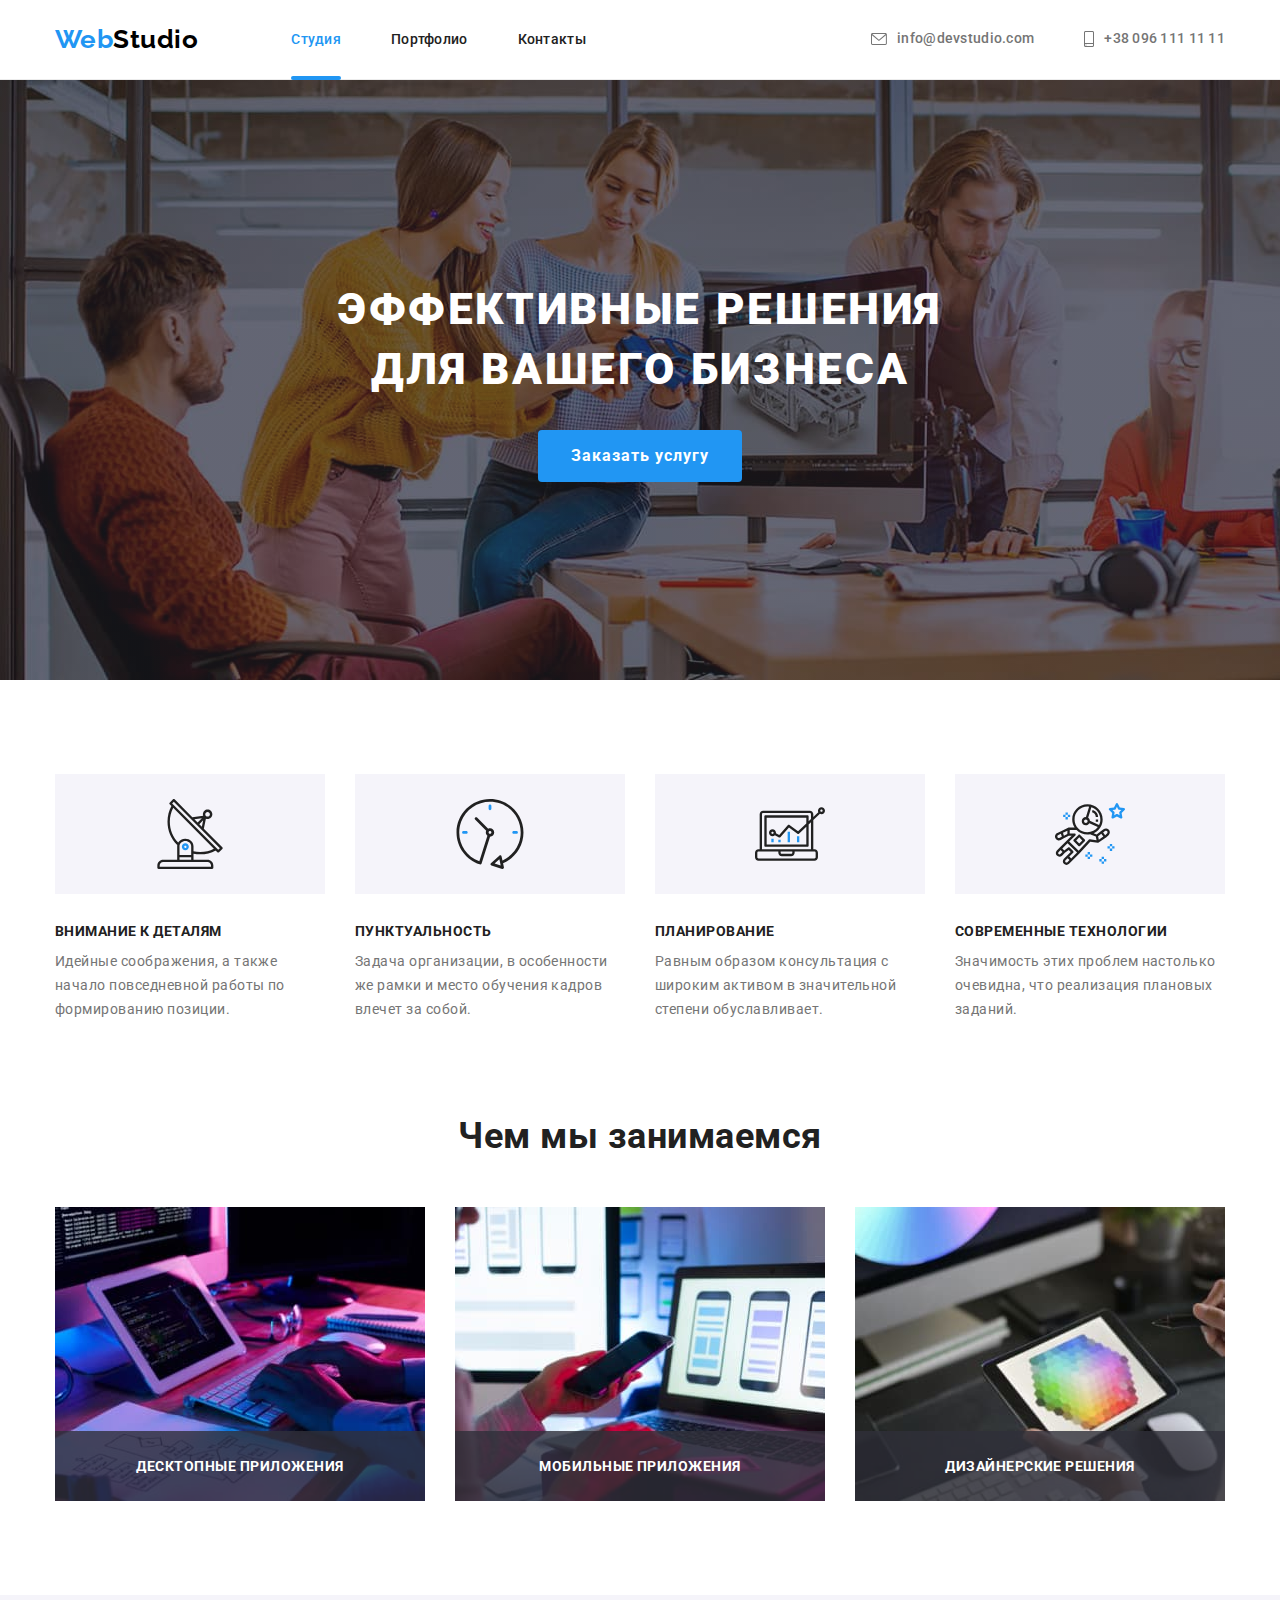
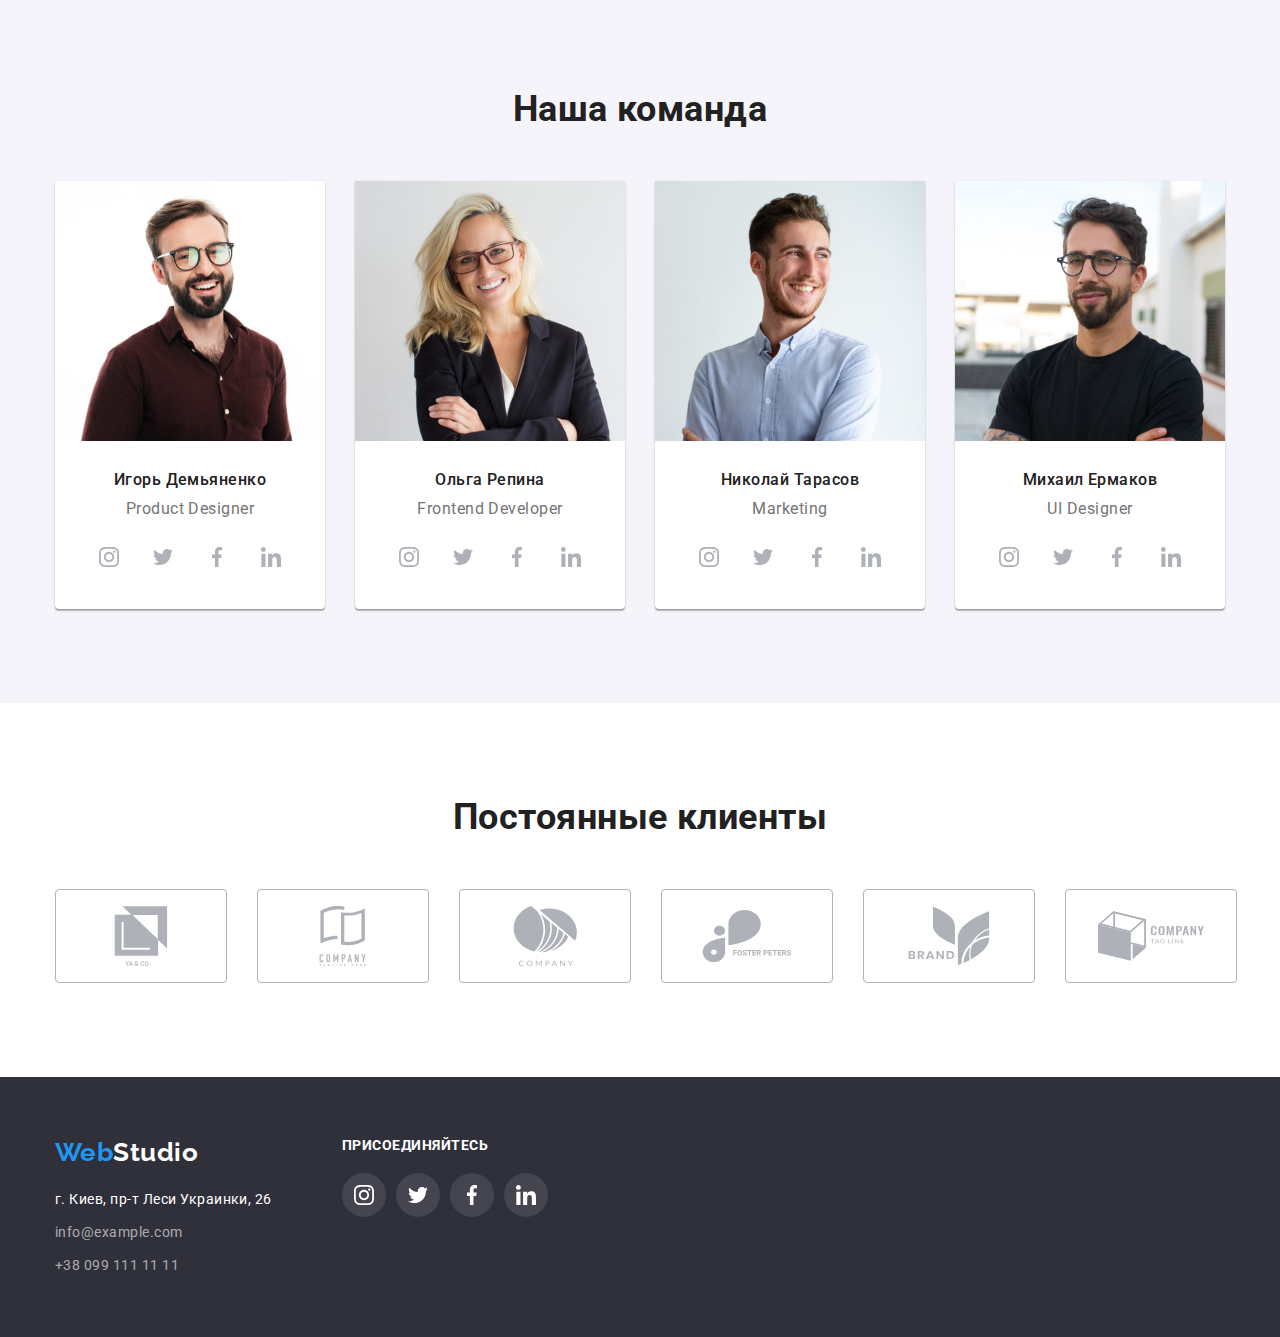
<file: index.html>
<!DOCTYPE html>
<html lang="ru">
  <head>
    <meta charset="UTF-8" />
    <meta http-equiv="X-UA-Compatible" content="IE=edge" />
    <meta name="viewport" content="width=device-width, initial-scale=1.0" />
    <title>Студия</title>
    <link rel="preconnect" href="https://fonts.gstatic.com" />
    <link
      href="https://fonts.googleapis.com/css2?family=Raleway:wght@700&family=Roboto:wght@400;500;700;900&display=swap"
      rel="stylesheet"/>
    <link
      rel="stylesheet"
      href="https://cdnjs.cloudflare.com/ajax/libs/modern-normalize/1.0.0/modern-normalize.min.css"/>
    <link rel="stylesheet" href="./css/styles.css" />
  </head>
  <body>
    <header class="header-section">
      <div class="container header">
        <a href="./index.html" class="logo"
          ><span class="logo-name-1">Web</span
          ><span class="logo-name-2">Studio</span></a>
        <nav class="nav">
          <ul class="nav-list list">
            <li class="nav-point">
              <a href="./index.html" class="nav-item current">Студия</a>
            </li>
            <li class="nav-point">
              <a href="./portfolio.html" class="nav-item">Портфолио</a>
            </li>
            <li class="nav-point"><a href="#" class="nav-item">Контакты</a></li>
          </ul>
        </nav>
        <ul class="contacts list">
          <li class="contacts-point">
            <a href="mailto:info@devstudio.com" class="contacts-item">
              <svg class="contacts-icon" width="16" height="12">
                <use href="./images/sprite.svg#icon-envelope"></use>
              </svg>info@devstudio.com</a>
          </li>
          <li class="contacts-point">
            <a href="tel:+380961111111" class="contacts-item">
              <svg class="contacts-icon" width="10" height="16">
                <use href="./images/sprite.svg#icon-smartphone"></use>
              </svg>+38 096 111 11 11</a>
          </li>
        </ul>
      </div>
    </header>
    <main>
      <section class="hero section">
        <div class="container">
          <h1 class="hero-title">
            Эффективные решения <br/>для вашего бизнеса
          </h1>
          <button type="button" class="hero-button" data-modal-open>Заказать услугу
          </button>
        </div>
      </section>
      <section class="pros section">
        <div class="container">
          <h2 class="heading-studio-hide">Почему мы?</h2>
          <ul class="list advantages">
            <li class="heading-studio-list-item">
              <div class="pros-pic">
                <svg class="pros-icon" width="70" height="70">
                  <use href="./images/sprite.svg#icon-antenna"></use>
                </svg>
              </div>
              <h3 class="heading-studio-list-item-name">Внимание к деталям</h3>
              <p class="heading-studio-list-item-content">
                Идейные соображения, а также начало повседневной работы по
                формированию позиции.
              </p>
            </li>
            <li class="heading-studio-list-item">
              <div class="pros-pic">
                <svg class="pros-icon" width="70" height="70">
                  <use href="./images/sprite.svg#icon-clock"></use>
                </svg>
              </div>
              <h3 class="heading-studio-list-item-name">Пунктуальность</h3>
              <p class="heading-studio-list-item-content">
                Задача организации, в особенности же рамки и место обучения
                кадров влечет за собой.
              </p>
            </li>
            <li class="heading-studio-list-item">
              <div class="pros-pic">
                <svg class="pros-icon" width="70" height="70">
                  <use href="./images/sprite.svg#icon-diagram"></use>
                </svg>
              </div>
              <h3 class="heading-studio-list-item-name">Планирование</h3>
              <p class="heading-studio-list-item-content">
                Равным образом консультация с широким активом в значительной
                степени обуславливает.
              </p>
            </li>
            <li class="heading-studio-list-item">
              <div class="pros-pic">
                <svg class="pros-icon" width="70" height="70">
                  <use href="./images/sprite.svg#icon-astronaut"></use>
                </svg>
              </div>
              <h3 class="heading-studio-list-item-name">
                Современные технологии
              </h3>
              <p class="heading-studio-list-item-content">
                Значимость этих проблем настолько очевидна, что реализация
                плановых заданий.
              </p>
            </li>
          </ul>
        </div>
      </section>
      <section class="works section">
        <div class="container">
          <h2 class="heading-studio">Чем мы занимаемся</h2>
          <ul class="services list">
            <li class="studio-image">
              <img
                src="./images/what-we-do/hands-typing.jpg"
                alt="Руки, набирающие текст на беспроводной клавиатуре"
                width="370"/>
              <div class="studio-image-description">
                <p class="studio-image-name">Десктопные приложения</p>
              </div>
            </li>
            <li class="studio-image">
              <img
                src="./images/what-we-do/one-hand-holding-the-phone.jpg"
                alt="Руки: в одной мобильный телефон, вторая лежит на клавиатуре"
                width="370"/>
                 <div class="studio-image-description">
              <p class="studio-image-name">Мобильные приложения</p>
            </div>
            </li>
            <li class="studio-image">
              <img
                src="./images/what-we-do/color-palette.jpg"
                alt="Руки, держащие планшет с изображением цветовой палитры"
                width="370"/>
                 <div class="studio-image-description">
              <p class="studio-image-name">Дизайнерские решения</p>
            </div>
            </li>
          </ul>
        </div>
      </section>
      <section class="employees section">
        <div class="container">
          <h2 class="heading-studio">Наша команда</h2>
          <ul class="team list">
            <li class="employee-card">
              <img
                class="employee-image"
                src="./images/our-team/igor-demianenko.jpg"
                alt="Игорь Демьяненко"
                width="270"/>
              <div class="employee-info">
                <h3 class="heading-studio-employee">Игорь Демьяненко</h3>
                <p class="heading-studio-employee-job">
                  Product Designer
                </p>
                <ul class="networks list">
                  <li class="network-item list">
                    <a href="#" class="network-link">
                      <svg class="network-icon" width="20" height="20">
                        <use href="./images/sprite.svg#icon-instagram"></use>
                      </svg>
                    </a>
                  </li>
                  <li class="network-item list">
                    <a href="#" class="network-link">
                      <svg class="network-icon" width="20" height="20">
                        <use href="./images/sprite.svg#icon-twitter"></use>
                      </svg>
                    </a>
                  </li>
                  <li class="network-item list">
                    <a href="#" class="network-link">
                      <svg class="network-icon" width="20" height="20">
                        <use href="./images/sprite.svg#icon-facebook"></use>
                      </svg>
                    </a>
                  </li>
                  <li class="network-item list">
                    <a href="#" class="network-link">
                      <svg class="network-icon" width="20" height="20">
                        <use href="./images/sprite.svg#icon-linkedin"></use>
                      </svg>
                    </a>
                  </li>
                </ul>
              </div>
            </li>
            <li class="employee-card">
              <img
                class="employee-image"
                src="./images/our-team/olga-repina.jpg"
                alt="Ольга Репина"
                width="270"/>
              <div class="employee-info">
                <h3 class="heading-studio-employee">Ольга Репина</h3>
                <p class="heading-studio-employee-job">
                  Frontend Developer
                </p>
                <ul class="networks list">
                  <li class="network-item list">
                    <a href="#" class="network-link">
                      <svg class="network-icon" width="20" height="20">
                        <use href="./images/sprite.svg#icon-instagram"></use>
                      </svg>
                    </a>
                  </li>
                  <li class="network-item list">
                    <a href="#" class="network-link">
                      <svg class="network-icon" width="20" height="20">
                        <use href="./images/sprite.svg#icon-twitter"></use>
                      </svg>
                    </a>
                  </li>
                  <li class="network-item list">
                    <a href="#" class="network-link">
                      <svg class="network-icon" width="20" height="20">
                        <use href="./images/sprite.svg#icon-facebook"></use>
                      </svg>
                    </a>
                  </li>
                  <li class="network-item list">
                    <a href="#" class="network-link">
                      <svg class="network-icon" width="20" height="20">
                        <use href="./images/sprite.svg#icon-linkedin"></use>
                      </svg>
                    </a>
                  </li>
                </ul>
              </div>
            </li>
            <li class="employee-card">
              <img
                class="employee-image"
                src="./images/our-team/nikolai-tarasov.jpg"
                alt="Николай Тарасов"
                width="270"/>
              <div class="employee-info">
                <h3 class="heading-studio-employee">Николай Тарасов</h3>
                <p class="heading-studio-employee-job">Marketing</p>
                <ul class="networks list">
                  <li class="network-item list">
                    <a href="#" class="network-link">
                      <svg class="network-icon" width="20" height="20">
                        <use href="./images/sprite.svg#icon-instagram"></use>
                      </svg>
                    </a>
                  </li>
                  <li class="network-item list">
                    <a href="#" class="network-link">
                      <svg class="network-icon" width="20" height="20">
                        <use href="./images/sprite.svg#icon-twitter"></use>
                      </svg>
                    </a>
                  </li>
                  <li class="network-item list">
                    <a href="#" class="network-link">
                      <svg class="network-icon" width="20" height="20">
                        <use href="./images/sprite.svg#icon-facebook"></use>
                      </svg>
                    </a>
                  </li>
                  <li class="network-item list">
                    <a href="#" class="network-link">
                      <svg class="network-icon" width="20" height="20">
                        <use href="./images/sprite.svg#icon-linkedin"></use>
                      </svg>
                    </a>
                  </li>
                </ul>
              </div>
            </li>
            <li class="employee-card">
              <img
                class="employee-image"
                src="./images/our-team/mikhail-ermakov.jpg"
                alt="Михаил Ермаков"
                width="270"/>
              <div class="employee-info">
                <h3 class="heading-studio-employee">Михаил Ермаков</h3>
                <p class="heading-studio-employee-job">UI Designer</p>
                <ul class="networks list">
                  <li class="network-item list">
                    <a href="#" class="network-link">
                      <svg class="network-icon" width="20" height="20">
                        <use href="./images/sprite.svg#icon-instagram"></use>
                      </svg>
                    </a>
                  </li>
                  <li class="network-item list">
                    <a href="#" class="network-link">
                      <svg class="network-icon" width="20" height="20">
                        <use href="./images/sprite.svg#icon-twitter"></use>
                      </svg>
                    </a>
                  </li>
                  <li class="network-item list">
                    <a href="#" class="network-link">
                      <svg class="network-icon" width="20" height="20">
                        <use href="./images/sprite.svg#icon-facebook"></use>
                      </svg>
                    </a>
                  </li>
                  <li class="network-item list">
                    <a href="#" class="network-link">
                      <svg class="network-icon" width="20" height="20">
                        <use href="./images/sprite.svg#icon-linkedin"></use>
                      </svg>
                    </a>
                  </li>
                </ul>
              </div>
            </li>
          </ul>
        </div>
      </section>
      <section class="clients section">
        <div class="container">
          <h2 class="heading-studio">Постоянные клиенты</h2>
          <ul class="clients-list list">
            <li class="clients-item">
              <a href="#" class="clients-link"
                ><svg class="clients-icon" width="106" height="60">
                  <use href="./images/sprite.svg#icon-yaco"></use>
                </svg>
              </a>
            </li>
            <li class="clients-item">
              <a href="#" class="clients-link"
                ><svg class="clients-icon" width="106" height="60">
                  <use
                    href="./images/sprite.svg#icon-company-tagline-here"
                  ></use>
                </svg>
              </a>
            </li>
            <li class="clients-item">
              <a href="#" class="clients-link"
                ><svg class="clients-icon" width="106" height="60">
                  <use href="./images/sprite.svg#icon-company"></use>
                </svg>
              </a>
            </li>
            <li class="clients-item">
              <a href="#" class="clients-link"
                ><svg class="clients-icon" width="106" height="60">
                  <use href="./images/sprite.svg#icon-foster-petters"></use>
                </svg>
              </a>
            </li>
            <li class="clients-item">
              <a href="#" class="clients-link"
                ><svg class="clients-icon" width="106" height="60">
                  <use href="./images/sprite.svg#icon-brand"></use>
                </svg>
              </a>
            </li>
            <li class="clients-item">
              <a href="#" class="clients-link"
                ><svg class="clients-icon" width="106" height="60">
                  <use href="./images/sprite.svg#icon-company-tagline"></use>
                </svg>
              </a>
            </li>
          </ul>
        </div>
      </section>
    </main>
    <footer class="footer">
      <div class="container contact-us">
        <div class="logo-contacts">
          <a href="index.html" class="logo page-bottom"
            ><span class="logo-name-1">Web</span
            ><span class="logo-name-2">Studio</span></a>
          <address>
            <ul class="address list">
              <li class="address map">
                <a
                  href="https://goo.gl/maps/o1qzPbgA9d3HTLMZ9"
                  target="_blank"
                  rel="noopener noreferrer"
                  class="maps-address"
                  >г. Киев, пр-т Леси Украинки, 26</a>
              </li>
              <li class="address email">
                <a href="mailto:info@example.com" class="virtual-address-link"
                  >info@example.com</a>
              </li>
              <li class="address phone">
                <a href="tel:+380991111111" class="virtual-address-link"
                  >+38 099 111 11 11</a>
              </li>
            </ul>
          </address>
        </div>
        <div class="join-us">
          <h3 class="footer-heading">Присоединяйтесь</h3>
          <ul class="networks list">
            <li class="network-item list">
              <a href="#" class="network-link">
                <svg class="network-icon" width="20" height="20">
                  <use href="./images/sprite.svg#icon-instagram"></use>
                </svg>
              </a>
            </li>
            <li class="network-item list">
              <a href="#" class="network-link">
                <svg class="network-icon" width="20" height="20">
                  <use href="./images/sprite.svg#icon-twitter"></use>
                </svg>
              </a>
            </li>
            <li class="network-item list">
              <a href="#" class="network-link">
                <svg class="network-icon" width="20" height="20">
                  <use href="./images/sprite.svg#icon-facebook"></use>
                </svg>
              </a>
            </li>
            <li class="network-item list">
              <a href="#" class="network-link">
                <svg class="network-icon" width="20" height="20">
                  <use href="./images/sprite.svg#icon-linkedin"></use>
                </svg>
              </a>
            </li>
          </ul>
        </div>
      </div>
    </footer>
    <div class="backdrop is-hidden" data-modal>
      <div class="modal">
        <button type="button" class="close-button" data-modal-close>
          <svg class="modal-button" width="18" height="18">
            <use href=./images/sprite.svg#icon-close-button></use>
          </svg>
        </button>
      </div>
    </div>
    <script src="./js/modal.js"></script>
  </body>
</html>
</file>
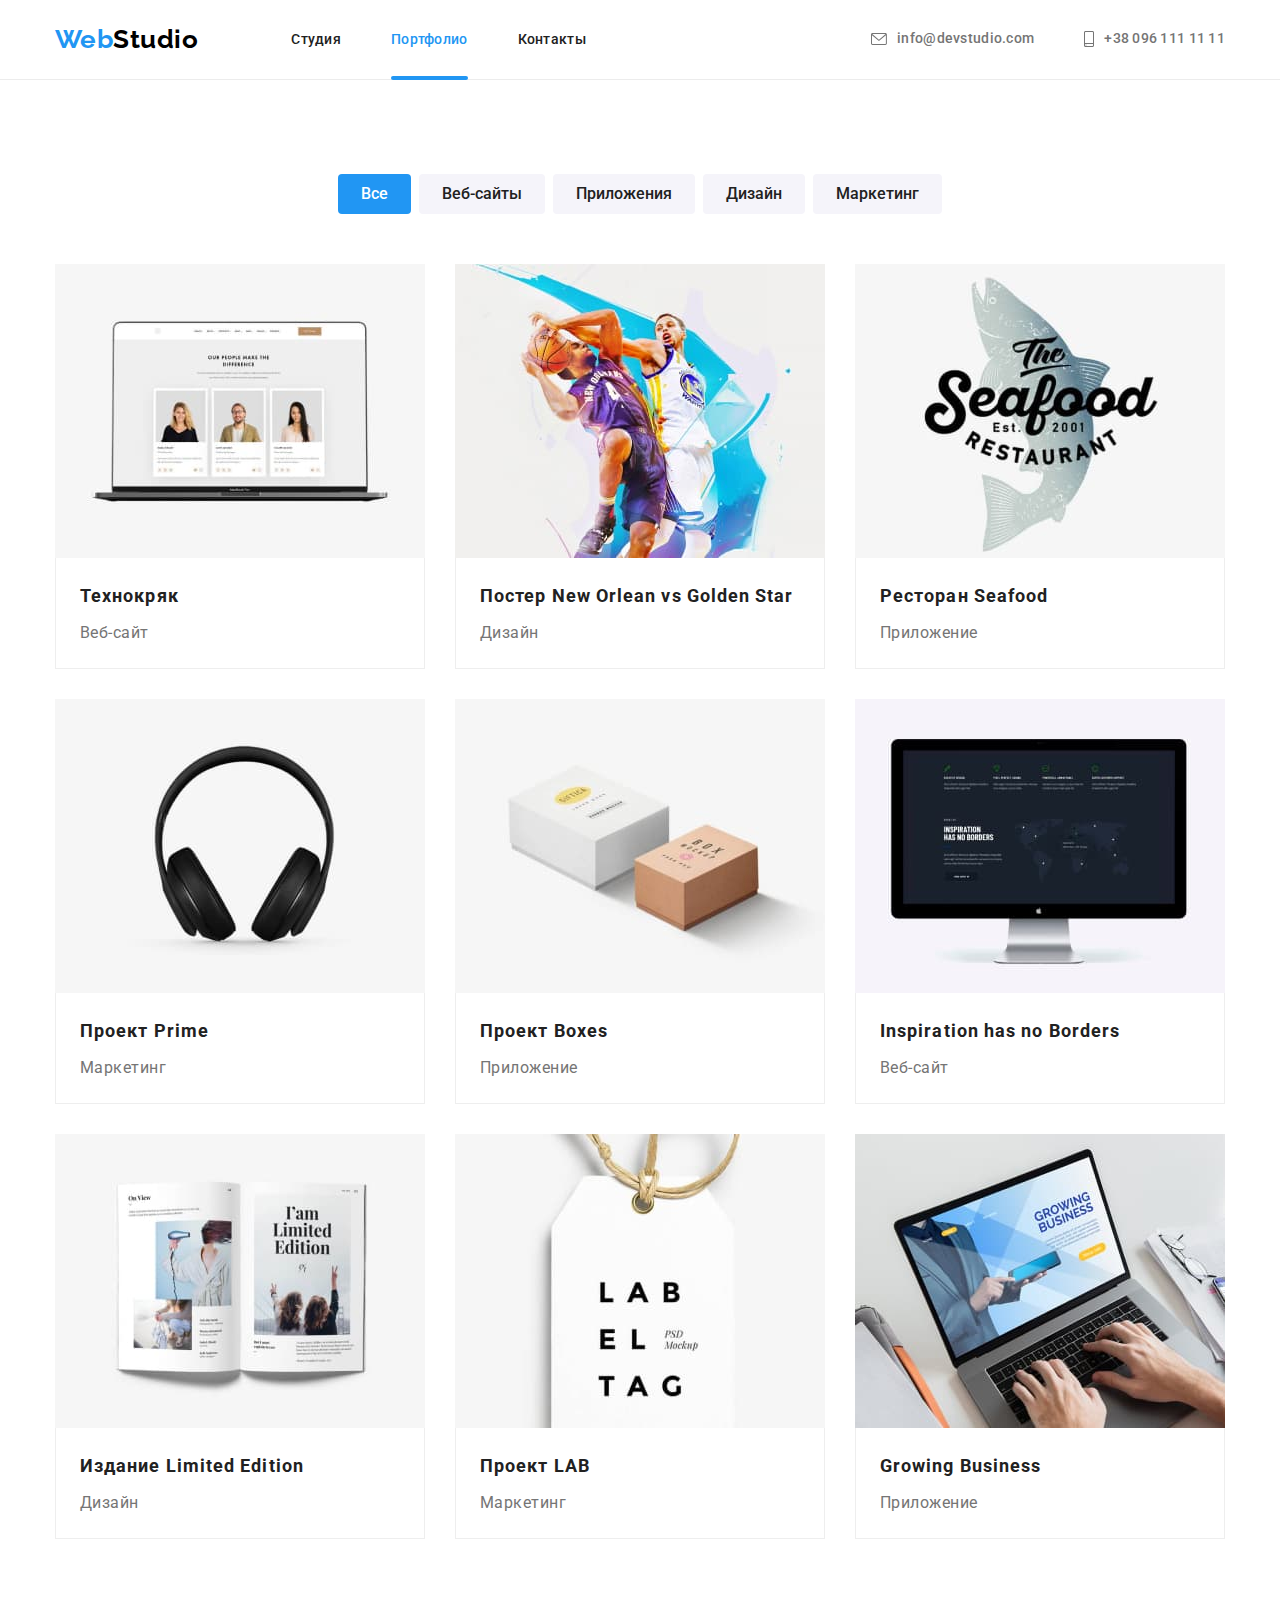
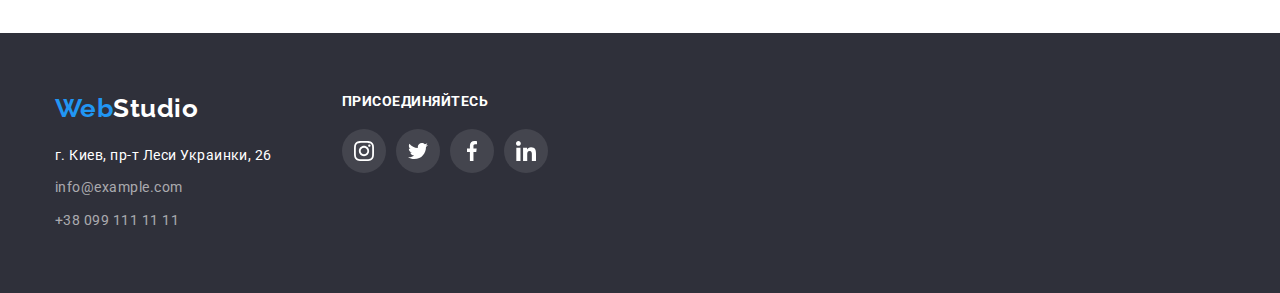
<file: portfolio.html>
<!DOCTYPE html>
<html lang="en">
  <head>
    <meta charset="UTF-8" />
    <meta http-equiv="X-UA-Compatible" content="IE=edge" />
    <meta name="viewport" content="width=device-width, initial-scale=1.0" />
    <title>Портфолио</title>
    <link rel="preconnect" href="https://fonts.gstatic.com" />
    <link
      href="https://fonts.googleapis.com/css2?family=Raleway:wght@700&family=Roboto:wght@400;500;700;900&display=swap"
      rel="stylesheet"/>
    <link
      rel="stylesheet"
      href="https://cdnjs.cloudflare.com/ajax/libs/modern-normalize/1.0.0/modern-normalize.min.css"/>
    <link rel="stylesheet" href="./css/styles.css" />
  </head>
  <body>
    <header class="header-section">
      <div class="container header">
        <a href="index.html" class="logo"
          ><span class="logo-name-1">Web</span
          ><span class="logo-name-2">Studio</span></a>
        <nav class="nav">
          <ul class="nav-list list">
            <li class="nav-point">
              <a href="./index.html" class="nav-item">Студия</a>
            </li>
            <li class="nav-point">
              <a href="./portfolio.html" class="nav-item current">Портфолио</a>
            </li>
            <li class="nav-point"><a href="" class="nav-item">Контакты</a></li>
          </ul>
        </nav>
        <ul class="contacts list">
          <li class="contacts-point">
            <a href="mailto:info@devstudio.com" class="contacts-item">
              <svg class="contacts-icon" width="16" height="12">
                <use href="./images/sprite.svg#icon-envelope"></use>
              </svg>
              info@devstudio.com</a>
          </li>
          <li class="contacts-point">
            <a href="tel:+380961111111" class="contacts-item">
              <svg class="contacts-icon" width="10" height="16">
                <use href="./images/sprite.svg#icon-smartphone"></use>
              </svg>
              +38 096 111 11 11</a>
          </li>
        </ul>
      </div>
    </header>
    <main>
      <section class="section">
        <div class="container">
          <h1 class="portfolio-hero-heading">Примеры наших работ, услуги</h1>
          <ul class="list buttons">
            <li class="button-content">
              <button type="button" class="portfolio-button current">
                Все
              </button>
            </li>
            <li class="button-content">
              <button type="button" class="portfolio-button">Веб-сайты</button>
            </li>
            <li class="button-content">
              <button type="button" class="portfolio-button">Приложения</button>
            </li>
            <li class="button-content">
              <button type="button" class="portfolio-button">Дизайн</button>
            </li>
            <li class="button-content">
              <button type="button" class="portfolio-button">Маркетинг</button>
            </li>
          </ul>
          <ul class="list images">
            <li class="product-item">
              <a href="#" class="product-item-link">
                <div class="product-item-content">
                  <img
                    src="./images/portfolio-examples/technokriak.jpg"
                    alt="Пример выполнения сайта Технокряк"
                    width="370"/>
                  <p class="product-item-overlay">
                    Технокряк это современная площадка распространения
                    коронавируса. Компании используют эту платформу для
                    цифрового шпионажа и атак на защищённые сервера конкурентов.
                  </p>
                </div>
                <div class="product-description">
                  <h2 class="heading-portfolio">Технокряк</h2>
                  <p class="heading-portfolio-example">Веб-сайт</p>
                </div>
              </a>
            </li>
            <li class="product-item">
              <a href="#" class="product-item-link">
                <div class="product-item-content">
                  <img
                    src="./images/portfolio-examples/basketball.jpg"
                    alt="Постер с двумя баскетболистами"
                    width="370"/>
                  <p class="product-item-overlay">
                    Технокряк это современная площадка распространения
                    коронавируса. Компании используют эту платформу для
                    цифрового шпионажа и атак на защищённые сервера конкурентов.
                  </p>
                </div>
                <div class="product-description">
                  <h2 class="heading-portfolio">
                    Постер New Orlean vs Golden Star
                  </h2>
                  <p class="heading-portfolio-example">Дизайн</p>
                </div>
              </a>
            </li>
            <li class="product-item">
              <a href="#" class="product-item-link">
                <div class="product-item-content">
                  <img
                    src="./images/portfolio-examples/restaurant.jpg"
                    alt="Эмблема ресторана"
                    width="370"/>
                  <p class="product-item-overlay">
                    Технокряк это современная площадка распространения
                    коронавируса. Компании используют эту платформу для
                    цифрового шпионажа и атак на защищённые сервера конкурентов.
                  </p>
                </div>
                <div class="product-description">
                  <h2 class="heading-portfolio">
                    Ресторан Seafood
                  </h2>
                  <p class="heading-portfolio-example">Приложение</p>
                </div>
              </a>
            </li>
            <li class="product-item">
              <a href="#" class="product-item-link">
                <div class="product-item-content">
                  <img
                    src="./images/portfolio-examples/headphones.jpg"
                    alt="Наушники"
                    width="370"/>
                  <p class="product-item-overlay">
                    Технокряк это современная площадка распространения
                    коронавируса. Компании используют эту платформу для
                    цифрового шпионажа и атак на защищённые сервера конкурентов.
                  </p>
                </div>
                <div class="product-description">
                  <h2 class="heading-portfolio">
                    Проект Prime
                  </h2>
                  <p class="heading-portfolio-example">Маркетинг</p>
                </div>
              </a>
            </li>
            <li class="product-item">
              <a href="#" class="product-item-link">
                <div class="product-item-content">
                  <img
                    src="./images/portfolio-examples/boxes.jpg"
                    alt="Две коробки"
                    width="370"/>
                  <p class="product-item-overlay">
                    Технокряк это современная площадка распространения
                    коронавируса. Компании используют эту платформу для
                    цифрового шпионажа и атак на защищённые сервера конкурентов.
                  </p>
                </div>
                <div class="product-description">
                  <h2 class="heading-portfolio">
                    Проект Boxes
                  </h2>
                  <p class="heading-portfolio-example">Приложение</p>
                </div>
              </a>
            </li>
            <li class="product-item">
              <a href="#" class="product-item-link">
                <div class="product-item-content">
                  <img
                    src="./images/portfolio-examples/monitor.jpg"
                    alt="Монитор компьютера"
                    width="370"/>
                  <p class="product-item-overlay">
                    Технокряк это современная площадка распространения
                    коронавируса. Компании используют эту платформу для
                    цифрового шпионажа и атак на защищённые сервера конкурентов.
                  </p>
                </div>
                <div class="product-description">
                  <h2 class="heading-portfolio">
                    Inspiration has no Borders
                  </h2>
                  <p class="heading-portfolio-example">Веб-сайт</p>
                </div>
              </a>
            </li>
            <li class="product-item">
              <a href="#" class="product-item-link">
                <div class="product-item-content">
                  <img
                    src="./images/portfolio-examples/limited-edition.jpg"
                    alt="Разворот журнала"
                    width="370"/>
                  <p class="product-item-overlay">
                    Технокряк это современная площадка распространения
                    коронавируса. Компании используют эту платформу для
                    цифрового шпионажа и атак на защищённые сервера конкурентов.
                  </p>
                </div>
                <div class="product-description">
                  <h2 class="heading-portfolio">
                    Издание Limited Edition
                  </h2>
                  <p class="heading-portfolio-example">Дизайн</p>
                </div>
              </a>
            </li>
            <li class="product-item">
              <a href="#" class="product-item-link">
                <div class="product-item-content">
                  <img
                    src="./images/portfolio-examples/lab-project.jpg"
                    alt="Имитация ценника"
                    width="370"/>
                  <p class="product-item-overlay">
                    Технокряк это современная площадка распространения
                    коронавируса. Компании используют эту платформу для
                    цифрового шпионажа и атак на защищённые сервера конкурентов.
                  </p>
                </div>
                <div class="product-description">
                  <h2 class="heading-portfolio">
                    Проект LAB
                  </h2>
                  <p class="heading-portfolio-example">Маркетинг</p>
                </div>
              </a>
            </li>
            <li class="product-item">
              <a href="#" class="product-item-link">
                <div class="product-item-content">
                  <img
                    src="./images/portfolio-examples/growing-business.jpg"
                    alt="Руки на клавиатуре ноутбука"
                    width="370"/>
                  <p class="product-item-overlay">
                    Технокряк это современная площадка распространения
                    коронавируса. Компании используют эту платформу для
                    цифрового шпионажа и атак на защищённые сервера конкурентов.
                  </p>
                </div>
                <div class="product-description">
                  <h2 class="heading-portfolio">Growing Business</h2>
                  <p class="heading-portfolio-example">Приложение</p>
                </div>
              </a>
            </li>
          </ul>
        </div>
      </section>
    </main>
    <footer class="footer">
      <div class="container contact-us">
        <div class="logo-contacts">
          <a href="index.html" class="logo page-bottom"
            ><span class="logo-name-1">Web</span
            ><span class="logo-name-2">Studio</span></a>
          <address>
            <ul class="address list">
              <li class="address map">
                <a
                  href="https://goo.gl/maps/o1qzPbgA9d3HTLMZ9"
                  target="_blank"
                  rel="noopener noreferrer"
                  class="maps-address"
                  >г. Киев, пр-т Леси Украинки, 26</a>
              </li>
              <li class="address email">
                <a href="mailto:info@example.com" class="virtual-address-link"
                  >info@example.com</a>
              </li>
              <li class="address phone">
                <a href="tel:+380991111111" class="virtual-address-link"
                  >+38 099 111 11 11</a>
              </li>
            </ul>
          </address>
        </div>
        <div class="join-us">
          <h3 class="footer-heading">Присоединяйтесь</h3>
          <ul class="networks list">
            <li class="network-item list">
              <a href="" class="network-link">
                <svg class="network-icon" width="20" height="20">
                  <use href="./images/sprite.svg#icon-instagram"></use>
                </svg>
              </a>
            </li>
            <li class="network-item list">
              <a href="" class="network-link">
                <svg class="network-icon" width="20" height="20">
                  <use href="./images/sprite.svg#icon-twitter"></use>
                </svg>
              </a>
            </li>
            <li class="network-item list">
              <a href="" class="network-link">
                <svg class="network-icon" width="20" height="20">
                  <use href="./images/sprite.svg#icon-facebook"></use>
                </svg>
              </a>
            </li>
            <li class="network-item list">
              <a href="" class="network-link">
                <svg class="network-icon" width="20" height="20">
                  <use href="./images/sprite.svg#icon-linkedin"></use>
                </svg>
              </a>
            </li>
          </ul>
        </div>
      </div>
    </footer>
  </body>
</html>
</file>
<file: css/styles.css>
:root {
  --main-text-color: #757575;
  --title-text-color: #212121;
  --primary-white-color: #ffffff;
  --accent-color: #2196f3;
  --main-icon-color: #afb1b8;
  --duration: 250ms;
  --speed: cubic-bezier(0.4, 0, 0.2, 1);
}

/* Global resets and classes */
h1,
h2,
h3,
h4,
h5,
h6,
p {
  margin-top: 0;
  margin-bottom: 0;
}

ul,
ol {
  padding-left: 0;
  margin-top: 0;
  margin-bottom: 0;
}

img {
  display: block;
}

body {
  color: var(--main-text-color);
  font-family: Roboto, Open Sans, Cabin, sans-serif;
  letter-spacing: 0.03em;
}
.list {
  list-style-type: none;
}

.container {
  width: 1200px;
  margin: 0 auto;
  padding-left: 15px;
  padding-right: 15px;
}

.section {
  padding-top: 94px;
  padding-bottom: 94px;
}

.backdrop {
  position: fixed;
  top: 0;
  left: 0;
  width: 100vw;
  height: 100vh;
  background-color: rgba(0, 0, 0, 0.2);
  opacity: 1;
  transition: opacity var(--duration) var(--speed);
}

.backdrop.is-hidden {
  opacity: 0;
  visibility: hidden;
  pointer-events: none;
}
.backdrop.is-hidden .modal {
  transform: scale(0.9) translate(-50%, -50%);
}

.modal {
  position: absolute;
  top: 50%;
  left: 50%;
  transform: scale(1) translate(-50%, -50%);
  width: 528px;
  height: 581px;
  background-color: var(--primary-white-color);
  box-shadow: 0px 1px 3px rgba(0, 0, 0, 0.12), 0px 1px 1px rgba(0, 0, 0, 0.14),
    0px 2px 1px rgba(0, 0, 0, 0.2);
  border-radius: 4px;
  transition: transform var(--duration) var(--speed),
    opacity var(--duration) var(--speed),
    visibility var(--duration) var(--speed);
}

.close-button {
  position: absolute;
  top: 8px;
  right: 8px;
  display: flex;
  align-items: center;
  justify-content: center;
  width: 30px;
  height: 30px;
  border: 1px solid rgba(0, 0, 0, 0.1);
  border-radius: 50%;
  background-color: transparent;
  cursor: pointer;
  padding: 9px;
}

.close-button:hover,
.close-button:focus {
  fill: var(--primary-white-color);
  background-color: var(--accent-color);
  transition: fill var(--duration) var(--speed),
    background-color var(--duration) var(--speed);
}

/* Header: logo */
.logo {
  margin-right: 93px;
  padding-left: 0;
  font-family: Raleway, sans-serif;
  font-weight: 700;
  font-size: 26px;
  line-height: 1.19;
  text-decoration: none;
}
.logo-name-1 {
  color: var(--accent-color);
}
.logo-name-2 {
  color: #000000;
}

/* Header: navigation */

.container.header {
  display: flex;
  width: 1200px;
}

.header-section {
  padding-top: 24px;
  padding-bottom: 24px;
  border-bottom: 1px solid #ececec;
}

.nav {
  display: flex;
}
.nav-list {
  display: flex;
  align-items: center;
}

.nav-point:not(:last-child) {
  margin-right: 50px;
}

.nav-item {
  position: relative;
  font-weight: 500;
  font-size: 14px;
  line-height: 1.14;
  letter-spacing: 0.02em;
  text-decoration: none;
  color: var(--title-text-color);
}

.nav-item:hover,
.nav-item:focus {
  color: var(--accent-color);
  transition: color var(--duration) var(--speed);
}

.nav-item.current {
  position: relative;
  color: var(--accent-color);
}

.nav-item.current::after {
  content: "";
  display: block;
  position: absolute;
  top: 45px;
  width: 100%;
  height: 4px;
  border-radius: 2px;
  background-color: var(--accent-color);
  cursor: pointer;
}

/* Header: contacts */
.contacts {
  display: flex;
  margin-left: auto;
}

.contacts-point {
  display: flex;
  align-items: center;
}

.contacts-point:not(:last-child) {
  margin-right: 50px;
}

.contacts-item {
  display: flex;
  align-items: center;
  color: var(--main-text-color);
  font-weight: 500;
  font-size: 14px;
  line-height: 1.14;
  letter-spacing: 0.02em;
  text-decoration: none;
}
.contacts-item:hover,
.contacts-item:focus {
  color: var(--accent-color);
  fill: var(--accent-color);
  transition: color var(--duration) var(--speed),
    fill var(--duration) var(--speed);
}

.contacts-icon {
  margin-right: 10px;
  fill: currentColor;
  transition: fill var(--duration) var(--speed);
}

/* Hero, bgc temporary */
.hero.section {
  max-width: 1600px;
  height: 600px;
  margin-left: auto;
  margin-right: auto;
  background-color: #c4c4c4;
  background-image: linear-gradient(
      rgba(47, 48, 58, 0.4),
      rgba(47, 48, 58, 0.4)
    ),
    url(../images/hero-effective-solutions.jpg);
  background-size: cover;
  background-repeat: no-repeat;
  text-align: center;
  padding-top: 200px;
  padding-bottom: 200px;
}

.hero-title {
  margin-bottom: 30px;
  color: var(--primary-white-color);
  font-weight: 900;
  font-size: 44px;
  line-height: 1.36;
  letter-spacing: 0.06em;
  text-transform: uppercase;
}

.hero-button {
  padding: 10px 32px;
  border: 1px solid transparent;
  border-radius: 4px;
  color: var(--primary-white-color);
  background-color: var(--accent-color);
  font-weight: 700;
  font-size: 16px;
  line-height: 1.87;
  letter-spacing: 0.06em;
  cursor: pointer;
  transition: color var(--duration) var(--speed),
    background-color var(--duration) var(--speed);
}
.hero-button:hover,
.hero-button:focus {
  color: var(--accent-color);
  background-color: var(--primary-white-color);
}
.portfolio-hero-heading,
.heading-studio-hide {
  position: absolute;
  width: 1px;
  height: 1px;
  margin: -1px;
  border: 0;
  padding: 0;
  white-space: nowrap;
  clip-path: inset(100%);
  clip: rect(0 0 0 0);
  overflow: hidden;
}

/* Why us */

.pros.section {
  padding-bottom: 94px;
}

.advantages {
  display: flex;
  margin-right: -30px;
}

.pros-pic {
  display: flex;
  justify-content: center;
  align-items: center;
  margin-bottom: 30px;
  width: 270px;
  height: 120px;
  background-color: #f5f4fa;
}

.heading-studio-list-item {
  width: 270px;
}

.heading-studio-list-item:not(:last-child) {
  margin-right: 30px;
}

.heading-studio,
.heading-portfolio {
  color: var(--title-text-color);
}
.heading-studio {
  margin-bottom: 50px;
  font-weight: 700;
  font-size: 36px;
  line-height: 1.16;
  text-align: center;
}

.heading-studio-list-item-name {
  padding-bottom: 10px;
  color: var(--title-text-color);
  font-weight: 700;
  font-size: 14px;
  line-height: 1.14;
  text-transform: uppercase;
}
.heading-studio-list-item-content {
  font-size: 14px;
  line-height: 1.71;
}

/* What we do */
.works.section {
  padding-top: 0px;
}

.services {
  display: flex;
  flex-wrap: wrap;
  margin-right: -30px;
}

.studio-image:not(:last-child) {
  margin-right: 30px;
}

.studio-image {
  position: relative;
}

.studio-image-description {
  position: absolute;
  display: flex;
  align-items: center;
  justify-content: center;
  width: 100%;
  min-height: 70px;
  left: 0;
  bottom: 0;
  background-color: rgba(47, 48, 58, 0.8);
}

.studio-image-name {
  /* transform: translateY(100%); */
  font-weight: 700;
  font-size: 14px;
  line-height: 1.17;
  text-align: center;
  text-transform: uppercase;
  color: var(--primary-white-color);
}

/* Our team */
.employees.section {
  background-color: #f5f4fa;
}

.team {
  display: flex;
  flex-wrap: wrap;
}

.team .employee-card {
  background-color: var(--primary-white-color);
  box-shadow: 0px 1px 3px rgba(0, 0, 0, 0.12), 0px 1px 1px rgba(0, 0, 0, 0.14),
    0px 2px 1px rgba(0, 0, 0, 0.2);
  border-radius: 0px 0px 4px 4px;
}

.employee-card:not(:last-child) {
  margin-right: 30px;
}

.employee-info {
  padding-top: 30px;
  padding-bottom: 30px;
}

.heading-studio-employee {
  margin-bottom: 10px;
  color: var(--title-text-color);
  font-weight: 500;
  font-size: 16px;
  line-height: 1.18;
  text-align: center;
}
.heading-studio-employee-job {
  font-size: 16px;
  line-height: 1.18;
  text-align: center;
  margin-bottom: 16px;
}

.networks {
  display: flex;
  justify-content: center;
  margin-left: 0;
}

.network-item:not(:last-child) {
  margin-right: 10px;
}

.network-link {
  display: flex;
  align-items: center;
  justify-content: center;
  padding: 12px;
  fill: var(--main-icon-color);
  border-radius: 50%;
  transition: fill var(--duration) var(--speed),
    background-color var(--duration) var(--speed);
}

.network-link:hover,
.network-link:focus {
  fill: var(--primary-white-color);
  background-color: var(--accent-color);
  transition: fill var(--duration) var(--speed),
    background-color var(--duration) var(--speed);
}

/* Clients */

.clients-list {
  display: flex;
  align-items: center;
}

.clients-item:not(:last-child) {
  margin-right: 30px;
}

.clients-link {
  fill: var(--main-icon-color);
}

.clients-link {
  display: flex;
  align-items: center;
  justify-content: center;
  padding: 16px 32px;
  border: 1px solid var(--main-icon-color);
  border-radius: 4px;
}

.clients-link:hover,
.clients-link:focus {
  fill: var(--accent-color);
  border: 1px solid var(--accent-color);
  transition: fill var(--duration) var(--speed),
    border var(--duration) var(--speed);
}

.footer {
  background-color: #2f303a;
  padding: 60px 0px;
}

.footer .logo-name-2 {
  color: var(--primary-white-color);
}
.container.contact-us {
  display: flex;
}

.logo-contacts {
  display: flex;
  flex-direction: column;
  margin-right: 70px;
}

.logo.page-bottom {
  margin-right: 0px;
  margin-bottom: 20px;
  padding-left: 0;
}

.maps-address:hover,
.maps-address:focus,
.virtual-address-link:hover,
.virtual-address-link:focus {
  color: var(--accent-color);
  transition: color var(--duration) var(--speed);
}
.maps-address {
  color: var(--primary-white-color);
}
.virtual-address-link {
  color: rgba(255, 255, 255, 0.6);
}

.address.map {
  margin-bottom: 9px;
}

.address.email {
  margin-bottom: 9px;
}

.maps-address,
.virtual-address-link {
  font-style: normal;
  font-size: 14px;
  line-height: 1.71;
  text-decoration: none;
}

.join-us {
  display: block;
  height: 80px;
}

.footer-heading {
  margin-bottom: 20px;
  align-items: baseline;
  font-weight: 700;
  font-size: 14px;
  line-height: 1.17;
  text-transform: uppercase;
  color: var(--primary-white-color);
}

.join-us .network-link {
  fill: var(--primary-white-color);
  background: rgba(255, 255, 255, 0.1);
}

.join-us .network-link:hover,
.join-us .network-link:focus {
  background-color: var(--accent-color);
}

/* Examples of our works:buttons */
.list.buttons {
  display: flex;
  justify-content: center;
  margin-bottom: 50px;
  padding-right: -8px;
}

.portfolio-button {
  padding: 6px 22px;
  border-radius: 4px;
  border: 1px solid transparent;
  color: var(--title-text-color);
  background-color: #f5f4fa;
  font-weight: 500;
  font-size: 16px;
  line-height: 1.62;
  text-align: center;
  cursor: pointer;
}

.button-content:not(:last-child):not(:last-child) {
  padding-right: 8px;
}

.portfolio-button:hover,
.portfolio-button:focus {
  color: var(--primary-white-color);
  background-color: var(--accent-color);
  box-shadow: 0px 3px 1px rgba(0, 0, 0, 0.1), 0px 1px 2px rgba(0, 0, 0, 0.08),
    0px 2px 2px rgba(0, 0, 0, 0.12);
  transition: color var(--duration) var(--speed),
    background-color var(--duration) var(--speed),
    box-shadow var(--duration) var(--speed);
}
.portfolio-button.current {
  color: var(--primary-white-color);
  background-color: var(--accent-color);
}

/* Examples of our works: content blocks */

div.product-description {
  padding: 20px 24px;
  border-right: 1px solid #eeeeee;
  border-bottom: 1px solid #eeeeee;
  border-left: 1px solid #eeeeee;
}

.heading-portfolio {
  margin-bottom: 4px;
  font-weight: 700;
  font-size: 18px;
  line-height: 2;
  letter-spacing: 0.06em;
}
.heading-portfolio-example {
  font-size: 16px;
  line-height: 1.87;
}

/* part with pics */
.list.images {
  display: flex;
  flex-wrap: wrap;
}

.product-item {
  flex-basis: calc((100% - 60px) / 3);
  background-color: var(--primary-white-color);
}

.product-item:not(:nth-last-child(-n + 3)) {
  margin-bottom: 30px;
}

.product-item:not(:nth-child(3n + 3)) {
  margin-right: 30px;
}

.product-item:hover {
  box-shadow: 0px 1px 1px rgba(0, 0, 0, 0.12), 0px 4px 4px rgba(0, 0, 0, 0.06),
    1px 4px 6px rgba(0, 0, 0, 0.16);
  cursor: pointer;
}

.product-item-content {
  position: relative;
  height: 100%;
  width: 100%;
  overflow: hidden;
}

.product-item-overlay {
  position: absolute;
  top: 0;
  left: 0;
  transform: translateY(100%);
  opacity: 0;
  padding: 63px 24px;
  font-size: 18px;
  line-height: 1.56;
  color: var(--primary-white-color);
  background-color: rgba(33, 150, 243, 0.9);
  transition: transform var(--duration) var(--speed),
    opacity var(--duration) var(--speed);
}

.product-item-link:hover .product-item-overlay,
.product-item-link:focus .product-item-overlay {
  transform: translateY(0%);
  transition: transform var(--duration) var(--speed),
    opacity var(--duration) var(--speed);
  opacity: 1;
}
.product-item-link {
  display: block;
  text-decoration: none;
  color: inherit;
}
</file>
